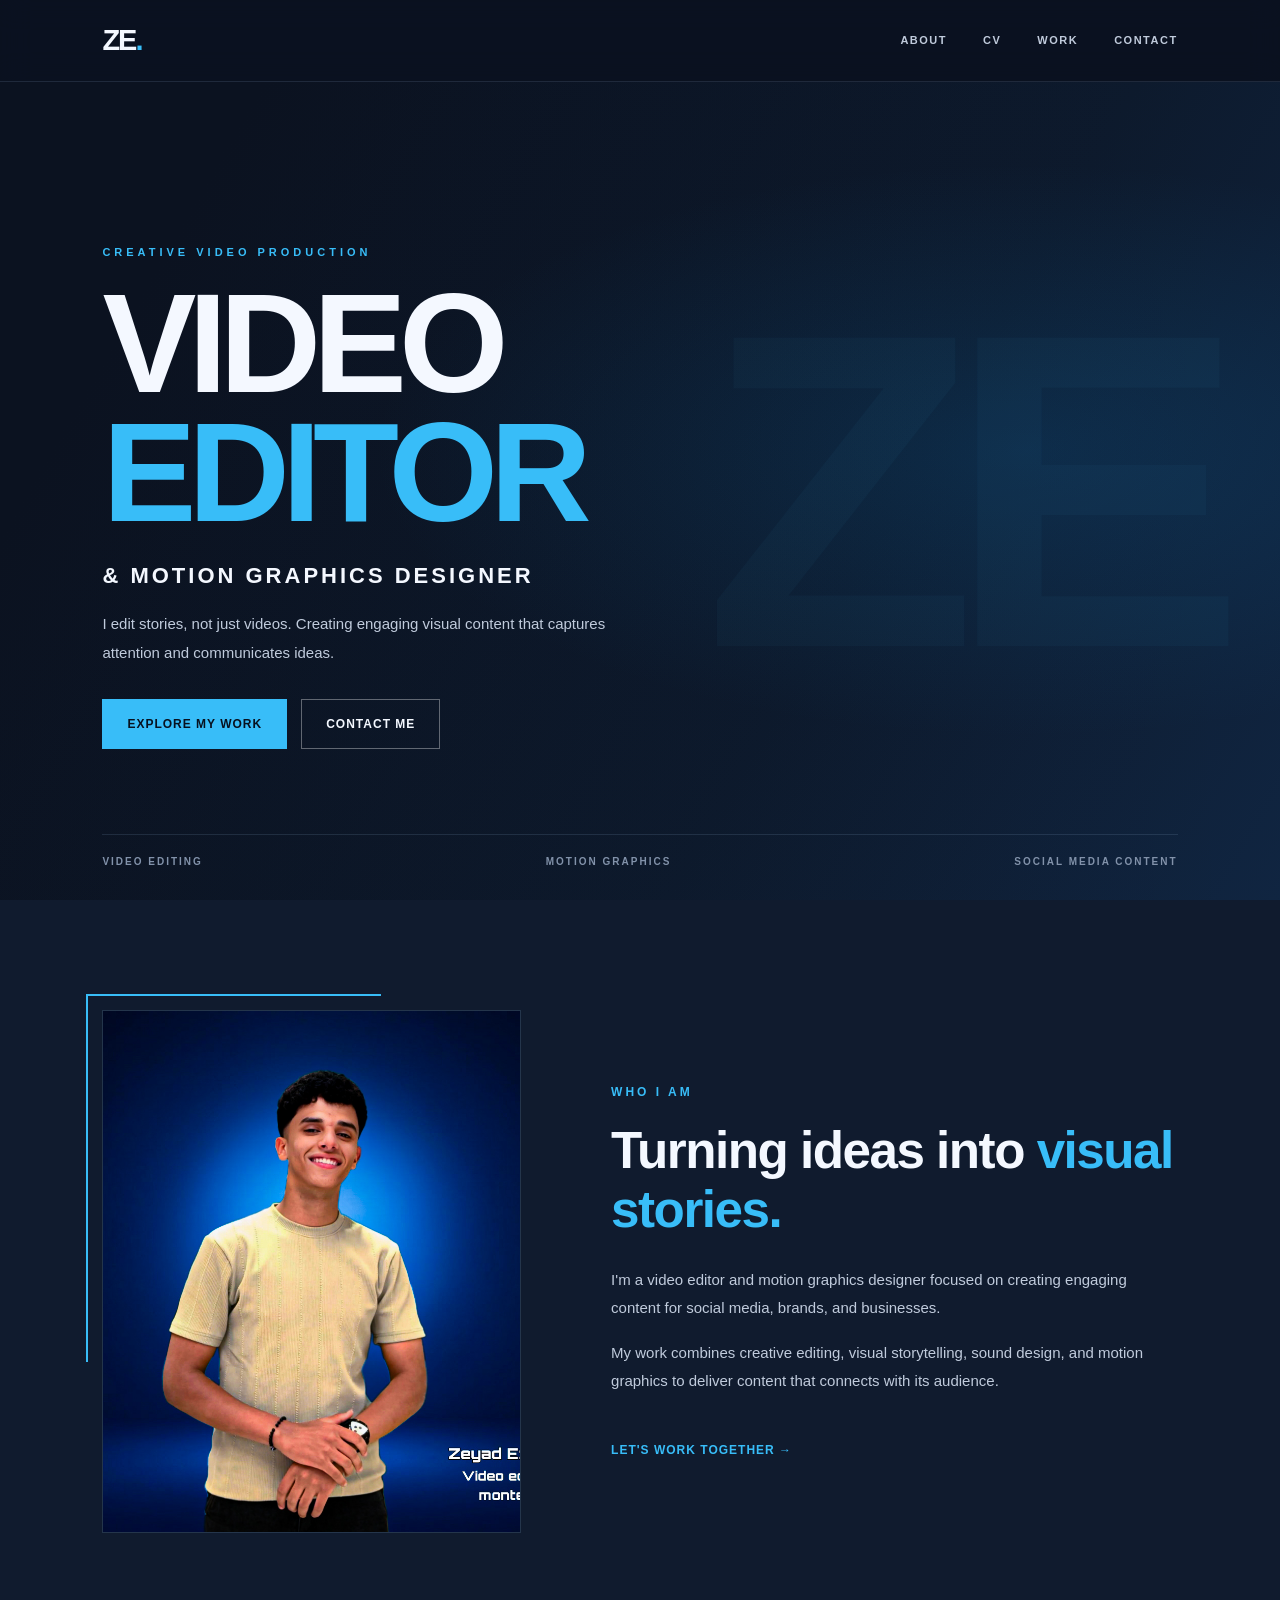
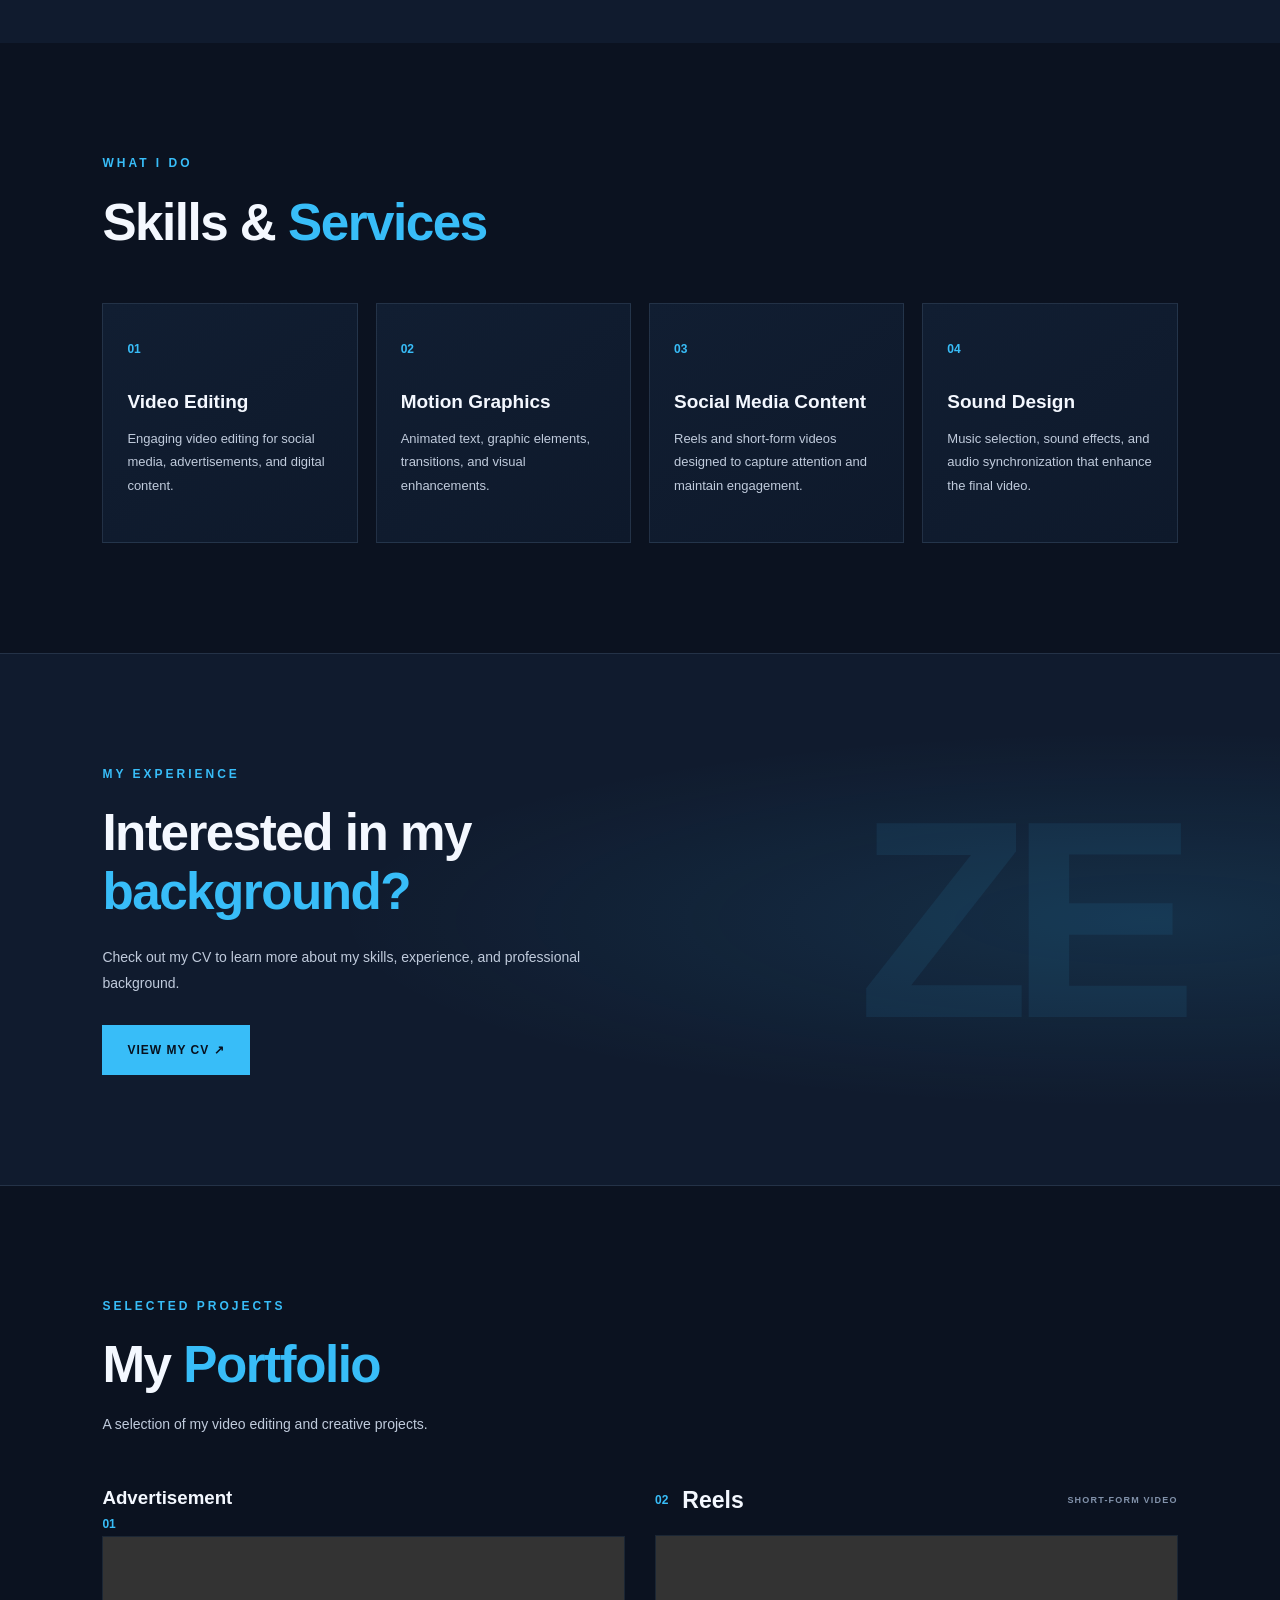
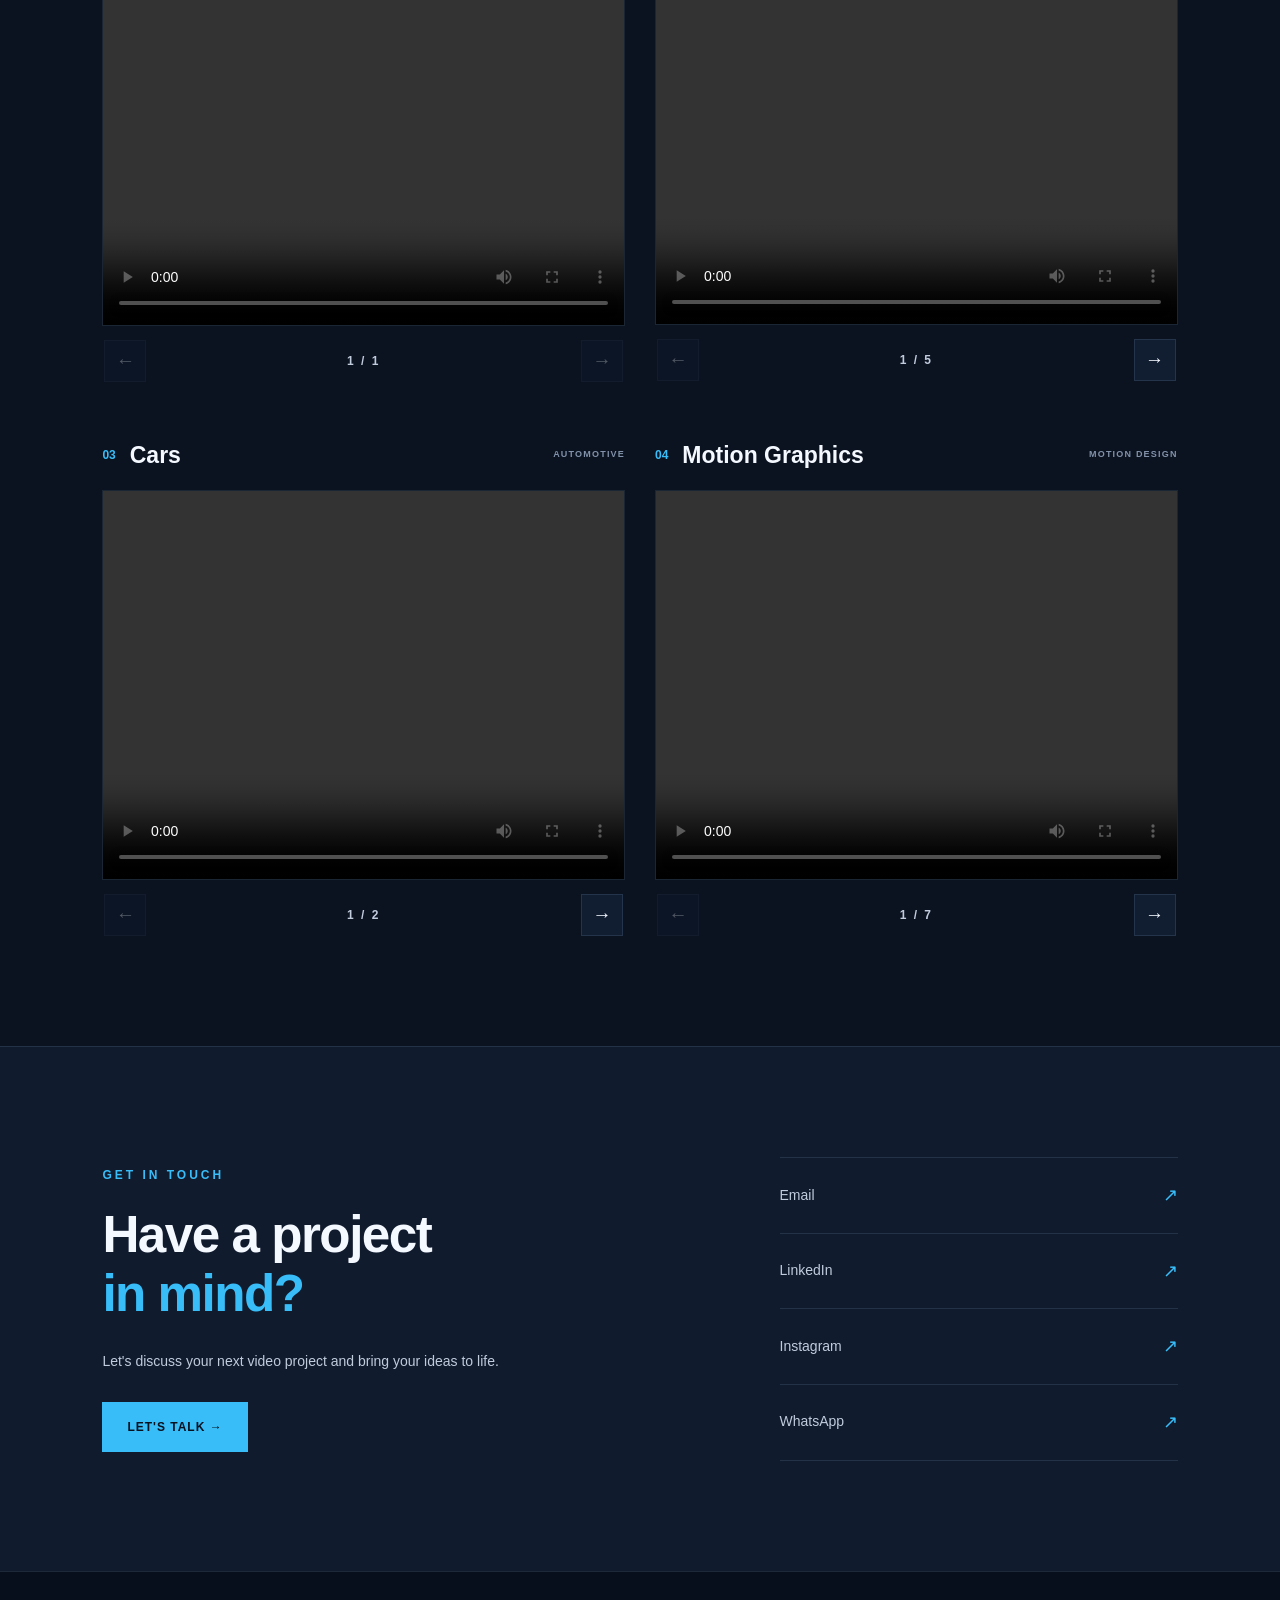
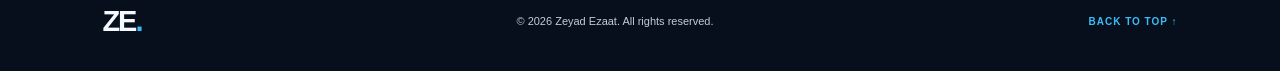
<file: index.html>
<!DOCTYPE html>
<html lang="en">
<head>
    <meta charset="UTF-8">
    <meta name="viewport" content="width=device-width, initial-scale=1.0">

    <title>Zeyad Ezaat | Video Editor & Motion Graphics Designer</title>

    <meta
        name="description"
        content="Zeyad Ezaat is a video editor and motion graphics designer specializing in social media videos, reels, and creative visual content."
    >

    <link rel="stylesheet" href="style.css">
    <script src="script.js" defer></script>
</head>

<body>

    <!-- HEADER -->
    <header class="site-header">
        <a href="#home" class="logo">ZE<span>.</span></a>

        <button
            class="menu-toggle"
            id="menuToggle"
            aria-label="Open navigation menu"
            aria-expanded="false"
        >
            <span></span>
            <span></span>
            <span></span>
        </button>

        <nav class="navigation" id="navigation">
            <a href="#about">ABOUT</a>
            <a href="#cv">CV</a>
            <a href="#work">WORK</a>
            <a href="#contact">CONTACT</a>
        </nav>
    </header>


    <!-- HERO -->
    <main>

        <section class="hero" id="home">
            <div class="hero-overlay"></div>

            <div class="hero-content">
                <p class="eyebrow">CREATIVE VIDEO PRODUCTION</p>

                <h1>
                    VIDEO<br>
                    <span>EDITOR</span>
                </h1>

                <h2>& MOTION GRAPHICS DESIGNER</h2>

                <p class="hero-description">
                    I edit stories, not just videos.
                    Creating engaging visual content that captures attention
                    and communicates ideas.
                </p>

                <div class="hero-buttons">
                    <a href="#work" class="button button-primary">
                        EXPLORE MY WORK
                    </a>

                    <a href="#contact" class="button button-outline">
                        CONTACT ME
                    </a>
                </div>
            </div>

            <div class="hero-bottom">
                <span>VIDEO EDITING</span>
                <span>MOTION GRAPHICS</span>
                <span>SOCIAL MEDIA CONTENT</span>
            </div>
        </section>


        <!-- INTRO -->
        <section class="intro section-padding" id="about">
            <div class="intro-image">
                <img
                    src="my-photo.jpg"
                    alt="Zeyad Ezaat - Video Editor"
                >
            </div>

            <div class="intro-content">
                <p class="section-label">WHO I AM</p>

                <h2>
                    Turning ideas into
                    <span>visual stories.</span>
                </h2>

                <p>
                    I'm a video editor and motion graphics designer
                    focused on creating engaging content for social media,
                    brands, and businesses.
                </p>

                <p>
                    My work combines creative editing, visual storytelling,
                    sound design, and motion graphics to deliver content
                    that connects with its audience.
                </p>

                <a href="#contact" class="text-link">
                    LET'S WORK TOGETHER →
                </a>
            </div>
        </section>


        <!-- ABOUT -->
        <section class="about section-padding">
            <div class="section-heading">
                <p class="section-label">WHAT I DO</p>

                <h2>
                    Skills & <span>Services</span>
                </h2>
            </div>

            <div class="services-grid">

                <article class="service-card">
                    <span class="service-number">01</span>

                    <h3>Video Editing</h3>

                    <p>
                        Engaging video editing for social media,
                        advertisements, and digital content.
                    </p>
                </article>

                <article class="service-card">
                    <span class="service-number">02</span>

                    <h3>Motion Graphics</h3>

                    <p>
                        Animated text, graphic elements, transitions,
                        and visual enhancements.
                    </p>
                </article>

                <article class="service-card">
                    <span class="service-number">03</span>

                    <h3>Social Media Content</h3>

                    <p>
                        Reels and short-form videos designed to
                        capture attention and maintain engagement.
                    </p>
                </article>

                <article class="service-card">
                    <span class="service-number">04</span>

                    <h3>Sound Design</h3>

                    <p>
                        Music selection, sound effects, and audio
                        synchronization that enhance the final video.
                    </p>
                </article>

            </div>
        </section>


        <!-- CV -->
        <section class="cv section-padding" id="cv">
            <div class="cv-content">
                <p class="section-label">MY EXPERIENCE</p>

                <h2>
                    Interested in my
                    <span>background?</span>
                </h2>

                <p>
                    Check out my CV to learn more about my skills,
                    experience, and professional background.
                </p>

                <a
                    href="CV.pdf"
                    class="button button-primary"
                    target="_blank"
                    rel="noopener noreferrer"
                >
                    VIEW MY CV ↗
                </a>
            </div>

            <div class="cv-decoration">
                <span>ZE</span>
            </div>
        </section>


        <!-- WORK -->
        <section class="work section-padding" id="work">
            <div class="section-heading">
                <p class="section-label">SELECTED PROJECTS</p>

                <h2>
                    My <span>Portfolio</span>
                </h2>

                <p class="section-description">
                    A selection of my video editing and creative projects.
                </p>
            </div>


            <div class="work-categories">

                <!-- ADVERTISEMENT -->
                <article class="category">
                    <div class="category-header">
                        <h3>Advertisement</h3>
                        <span class="category-number">01</span>
                    </div>

                    <div
                        class="video-slider"
                        data-videos='["https://res.cloudinary.com/meelnksg/video/upload/v1793707562/From_Klickpin.com-_Side_hustle_ideas_that_are_worth_saving_if_you_love_elegant_details_and_creative_inspiration_for_busy_people_who_still_want_gor.mp4"]'
                    >
                        <div class="video-frame">
                            <video
                                class="work-video"
                                controls
                                playsinline
                                preload="metadata"
                            >
                                <source
                                    src="https://res.cloudinary.com/meelnksg/video/upload/v1793707562/From_Klickpin.com-_Side_hustle_ideas_that_are_worth_saving_if_you_love_elegant_details_and_creative_inspiration_for_busy_people_who_still_want_gor.mp4"
                                    type="video/mp4"
                                >
                                Your browser does not support HTML video.
                            </video>
                        </div>

                        <div class="slider-controls">
                            <button
                                class="slider-arrow previous"
                                type="button"
                                aria-label="Previous video"
                            >&#8592;</button>

                            <span class="slide-counter">1 / 1</span>

                            <button
                                class="slider-arrow next"
                                type="button"
                                aria-label="Next video"
                            >&#8594;</button>
                        </div>
                    </div>
                </article>


                <!-- REELS -->
                <article class="category">
                    <div class="category-heading">
                        <div>
                            <span class="category-number">02</span>
                            <h3>Reels</h3>
                        </div>
                        <span class="category-tag">SHORT-FORM VIDEO</span>
                    </div>

                    <div
                        class="video-slider"
                        data-videos='["https://res.cloudinary.com/meelnksg/video/upload/v1792383340/7.mp4","https://res.cloudinary.com/meelnksg/video/upload/v1792032055/1.mp4","https://res.cloudinary.com/meelnksg/video/upload/v1791950924/2.mp4","https://res.cloudinary.com/meelnksg/video/upload/v1791950890/4.mp4","https://res.cloudinary.com/meelnksg/video/upload/v1791950601/3.mp4"]'
                        aria-label="Reels video portfolio"
                    >
                        <div class="video-frame">
                            <video
                                class="work-video"
                                controls
                                playsinline
                                preload="metadata"
                            >
                                <source
                                    src="https://res.cloudinary.com/meelnksg/video/upload/v1792383340/7.mp4"
                                    type="video/mp4"
                                >
                                Your browser does not support HTML video.
                            </video>
                        </div>

                        <div class="slider-controls">
                            <button
                                class="slider-arrow previous"
                                type="button"
                                aria-label="Previous video"
                            >
                                &#8592;
                            </button>

                            <span class="slide-counter">1 / 5</span>

                            <button
                                class="slider-arrow next"
                                type="button"
                                aria-label="Next video"
                            >
                                &#8594;
                            </button>
                        </div>
                    </div>
                </article>


                <!-- CARS -->
                <article class="category">
                    <div class="category-heading">
                        <div>
                            <span class="category-number">03</span>
                            <h3>Cars</h3>
                        </div>

                        <span class="category-tag">AUTOMOTIVE</span>
                    </div>

                    <div
                        class="video-slider"
                        data-videos='["https://res.cloudinary.com/meelnksg/video/upload/v1793442434/2car.mp4","https://res.cloudinary.com/meelnksg/video/upload/v1792032121/1c.mp4"]'
                        aria-label="Car video portfolio"
                    >
                        <div class="video-frame">
                            <video
                                class="work-video"
                                controls
                                playsinline
                                preload="metadata"
                            >
                                <source
                                    src="https://res.cloudinary.com/meelnksg/video/upload/v1793442434/2car.mp4"
                                    type="video/mp4"
                                >
                                Your browser does not support HTML video.
                            </video>
                        </div>

                        <div class="slider-controls">
                            <button
                                class="slider-arrow previous"
                                type="button"
                                aria-label="Previous video"
                            >
                                &#8592;
                            </button>

                            <span class="slide-counter">1 / 2</span>

                            <button
                                class="slider-arrow next"
                                type="button"
                                aria-label="Next video"
                            >
                                &#8594;
                            </button>
                        </div>
                    </div>
                </article>


                <!-- MOTION GRAPHICS -->
                <article class="category">
                    <div class="category-heading">
                        <div>
                            <span class="category-number">04</span>
                            <h3>Motion Graphics</h3>
                        </div>

                        <span class="category-tag">MOTION DESIGN</span>
                    </div>

                    <div
                        class="video-slider"
                        data-videos='["https://res.cloudinary.com/meelnksg/video/upload/v1794408086/audio_4.mp4","https://res.cloudinary.com/meelnksg/video/upload/v1793459397/5m.mp4","https://res.cloudinary.com/meelnksg/video/upload/v1792582965/%D8%A7%D9%84%D8%A8%D8%A7%D9%83_%D8%AC%D8%B1%D9%88%D9%86%D8%AF_2_2.mp4","https://res.cloudinary.com/meelnksg/video/upload/v1792558786/2m.mp4","https://res.cloudinary.com/meelnksg/video/upload/v1792558743/Comp_1_1.mp4","https://res.cloudinary.com/meelnksg/video/upload/v1791950623/6.mp4","https://res.cloudinary.com/meelnksg/video/upload/v1791950621/5.mp4"]'
                        aria-label="Motion Graphics video portfolio"
                    >
                        <div class="video-frame">
                            <video
                                class="work-video"
                                controls
                                playsinline
                                preload="metadata"
                            >
                                <source
                                    src="https://res.cloudinary.com/meelnksg/video/upload/v1794408086/audio_4.mp4"
                                    type="video/mp4"
                                >
                                Your browser does not support HTML video.
                            </video>
                        </div>

                        <div class="slider-controls">
                            <button
                                class="slider-arrow previous"
                                type="button"
                                aria-label="Previous video"
                            >
                                &#8592;
                            </button>

                            <span class="slide-counter">1 / 7</span>

                            <button
                                class="slider-arrow next"
                                type="button"
                                aria-label="Next video"
                            >
                                &#8594;
                            </button>
                        </div>
                    </div>
                </article>

            </div>
        </section>


        <!-- CONTACT -->
        <section class="contact section-padding" id="contact">
            <div class="contact-content">
                <p class="section-label">GET IN TOUCH</p>

                <h2>
                    Have a project<br>
                    <span>in mind?</span>
                </h2>

                <p>
                    Let's discuss your next video project
                    and bring your ideas to life.
                </p>

                <a
                    href="mailto:zeyadezaat22@gmail.com"
                    class="button button-primary"
                >
                    LET'S TALK →
                </a>
            </div>

            <div class="contact-links">
                <a
                    href="mailto:zeyadezaat22@gmail.com"
                    target="_blank"
                    rel="noopener noreferrer"
                >
                    <span>Email</span>
                    <span>↗</span>
                </a>

                <a
                    href="https://www.linkedin.com/in/zeyad-ezaat-9b300b426"
                    target="_blank"
                    rel="noopener noreferrer"
                >
                    <span>LinkedIn</span>
                    <span>↗</span>
                </a>

                <a
                    href="https://www.instagram.com/_zoza__77/"
                    target="_blank"
                    rel="noopener noreferrer"
                >
                    <span>Instagram</span>
                    <span>↗</span>
                </a>

                <a
                    href="https://wa.me/201153456694"
                    target="_blank"
                    rel="noopener noreferrer"
                >
                    <span>WhatsApp</span>
                    <span>↗</span>
                </a>
            </div>
        </section>

    </main>


    <!-- FOOTER -->
    <footer class="site-footer">
        <a href="#home" class="logo">ZE<span>.</span></a>

        <p>
            © <span id="currentYear">2026</span> Zeyad Ezaat.
            All rights reserved.
        </p>

        <a href="#home" class="back-to-top">BACK TO TOP ↑</a>
    </footer>

</body>
</html>
</file>
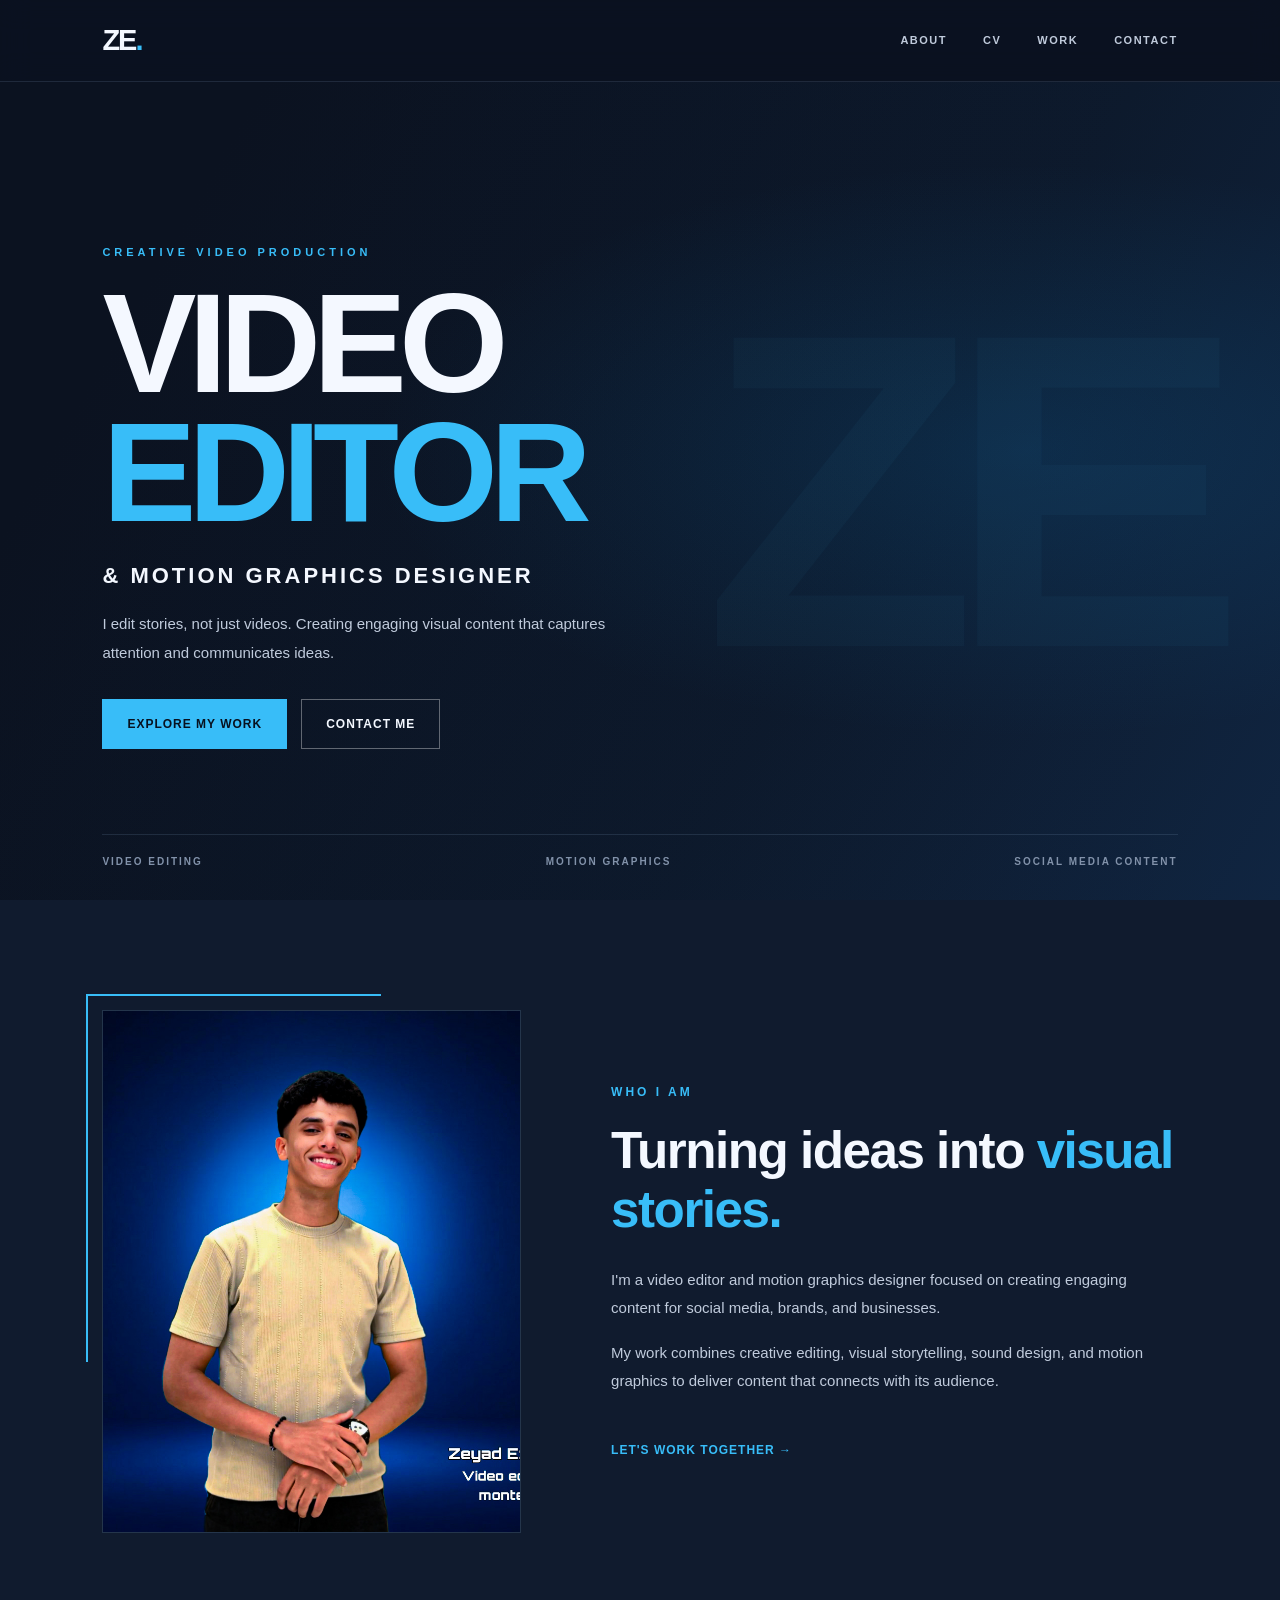
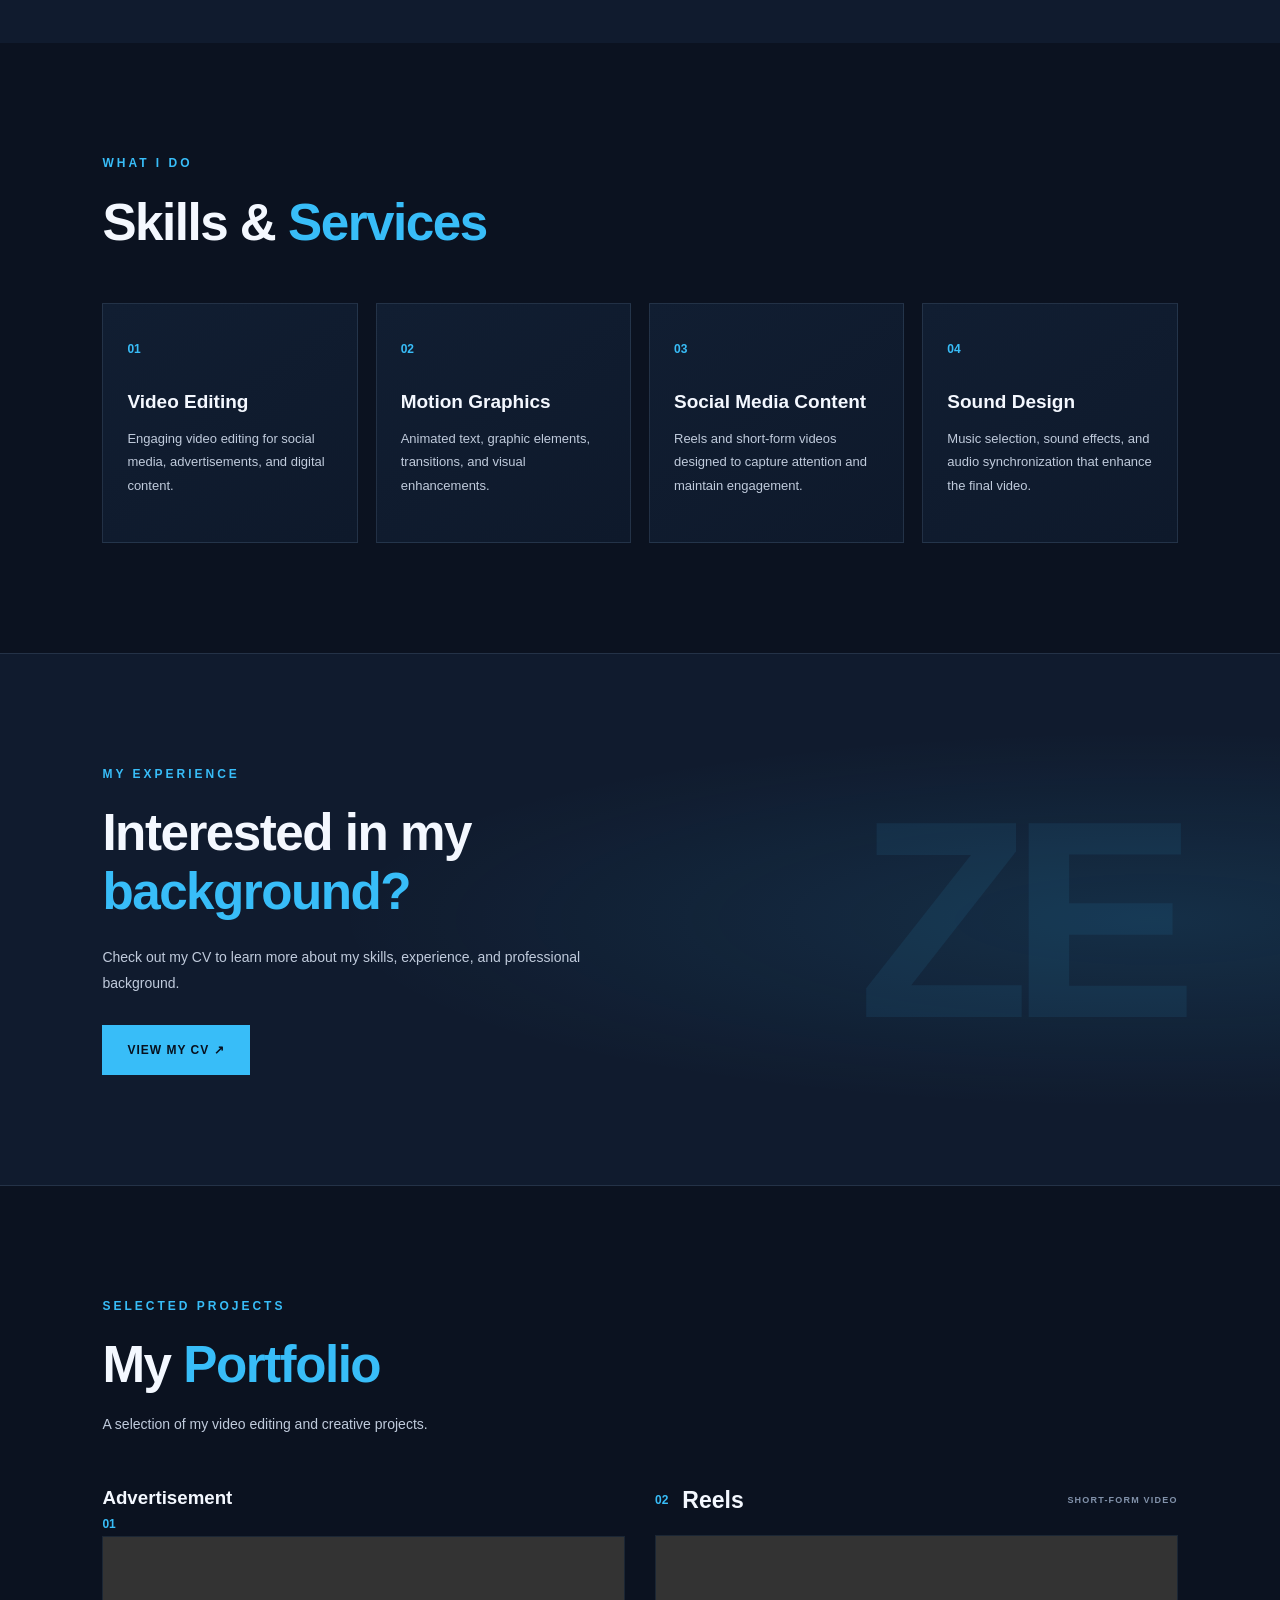
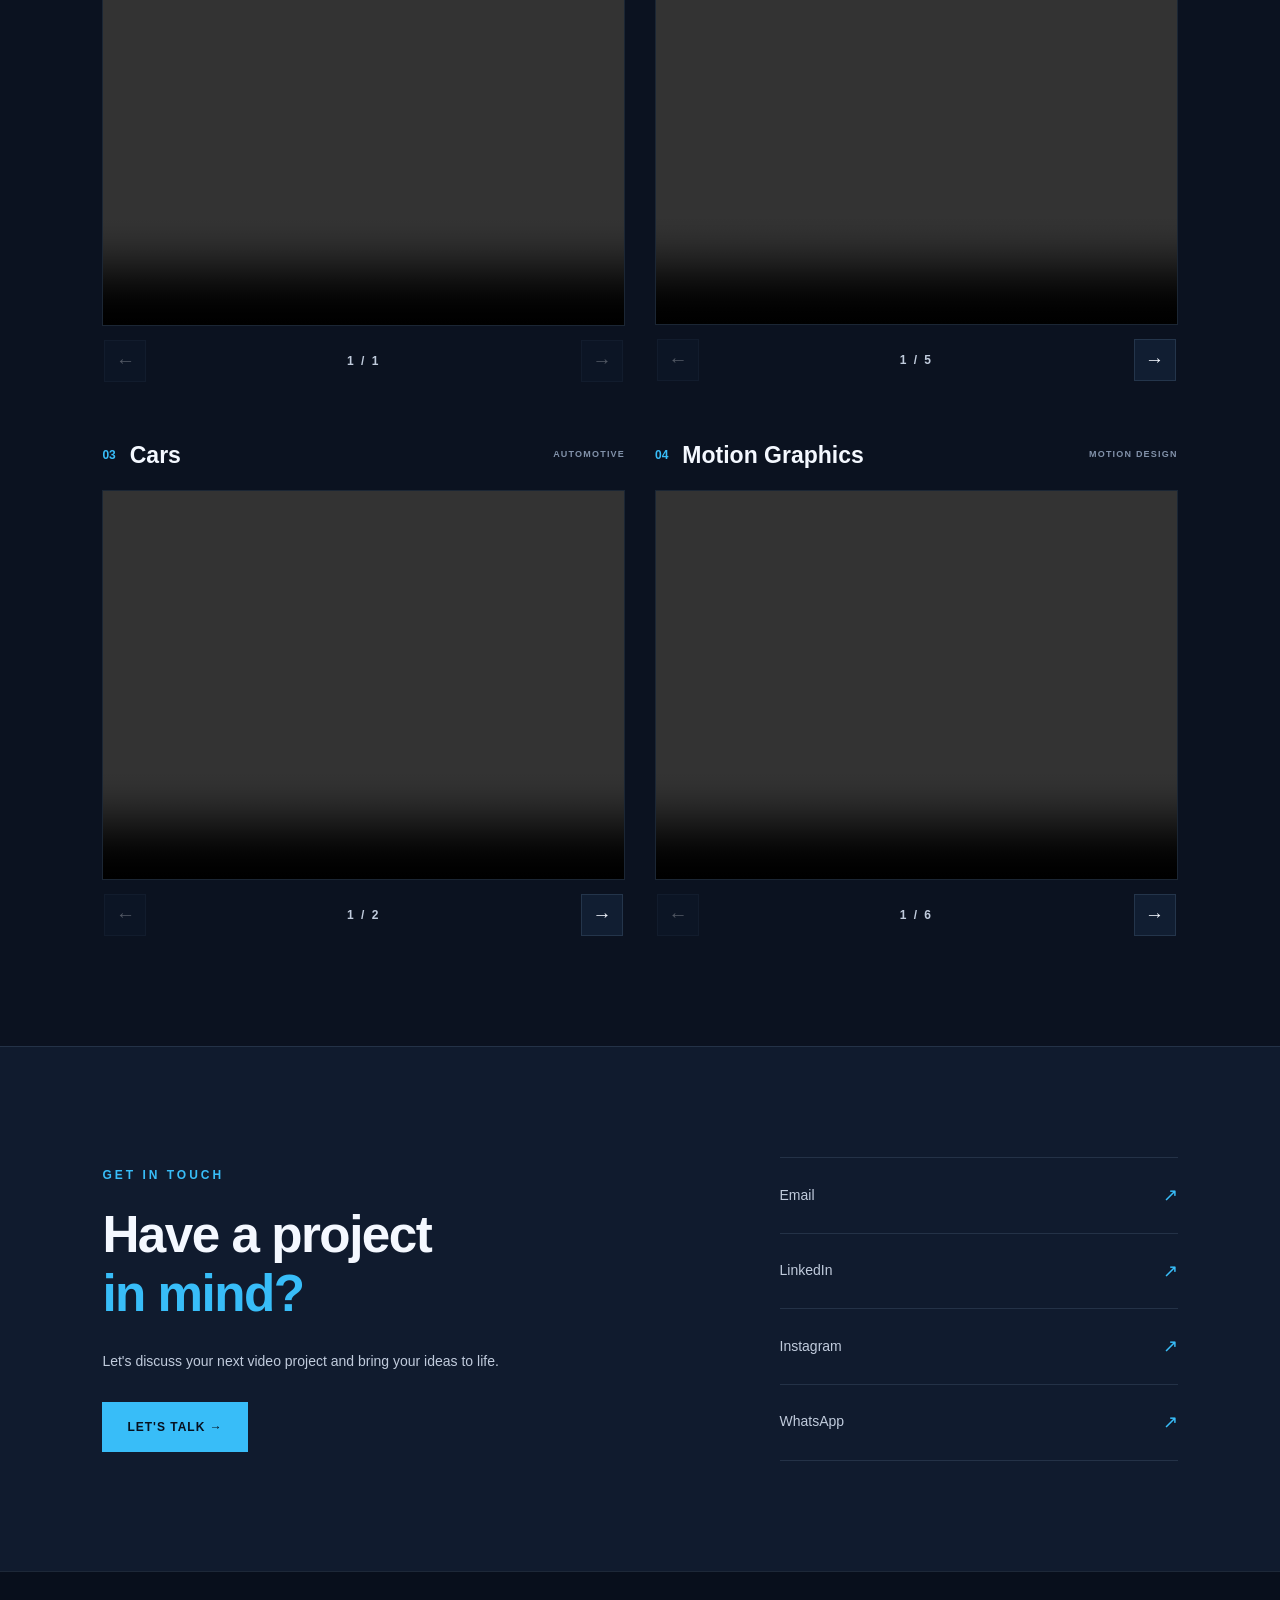
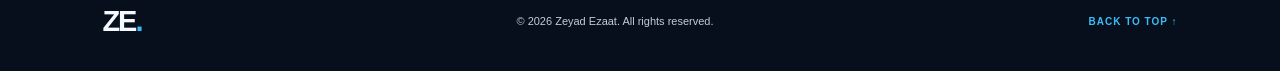
<file: index(1).html>
<!DOCTYPE html>
<html lang="en">
<head>
    <meta charset="UTF-8">
    <meta name="viewport" content="width=device-width, initial-scale=1.0">

    <title>Zeyad Ezaat | Video Editor & Motion Graphics Designer</title>

    <meta
        name="description"
        content="Zeyad Ezaat is a video editor and motion graphics designer specializing in social media videos, reels, and creative visual content."
    >

    <link rel="stylesheet" href="style.css">
    <script src="script.js" defer></script>
</head>

<body>

    <!-- HEADER -->
    <header class="site-header">
        <a href="#home" class="logo">ZE<span>.</span></a>

        <button
            class="menu-toggle"
            id="menuToggle"
            aria-label="Open navigation menu"
            aria-expanded="false"
        >
            <span></span>
            <span></span>
            <span></span>
        </button>

        <nav class="navigation" id="navigation">
            <a href="#about">ABOUT</a>
            <a href="#cv">CV</a>
            <a href="#work">WORK</a>
            <a href="#contact">CONTACT</a>
        </nav>
    </header>


    <!-- HERO -->
    <main>

        <section class="hero" id="home">
            <div class="hero-overlay"></div>

            <div class="hero-content">
                <p class="eyebrow">CREATIVE VIDEO PRODUCTION</p>

                <h1>
                    VIDEO<br>
                    <span>EDITOR</span>
                </h1>

                <h2>& MOTION GRAPHICS DESIGNER</h2>

                <p class="hero-description">
                    I edit stories, not just videos.
                    Creating engaging visual content that captures attention
                    and communicates ideas.
                </p>

                <div class="hero-buttons">
                    <a href="#work" class="button button-primary">
                        EXPLORE MY WORK
                    </a>

                    <a href="#contact" class="button button-outline">
                        CONTACT ME
                    </a>
                </div>
            </div>

            <div class="hero-bottom">
                <span>VIDEO EDITING</span>
                <span>MOTION GRAPHICS</span>
                <span>SOCIAL MEDIA CONTENT</span>
            </div>
        </section>


        <!-- INTRO -->
        <section class="intro section-padding" id="about">
            <div class="intro-image">
                <img
                    src="my-photo.jpg"
                    alt="Zeyad Ezaat - Video Editor"
                >
            </div>

            <div class="intro-content">
                <p class="section-label">WHO I AM</p>

                <h2>
                    Turning ideas into
                    <span>visual stories.</span>
                </h2>

                <p>
                    I'm a video editor and motion graphics designer
                    focused on creating engaging content for social media,
                    brands, and businesses.
                </p>

                <p>
                    My work combines creative editing, visual storytelling,
                    sound design, and motion graphics to deliver content
                    that connects with its audience.
                </p>

                <a href="#contact" class="text-link">
                    LET'S WORK TOGETHER →
                </a>
            </div>
        </section>


        <!-- ABOUT -->
        <section class="about section-padding">
            <div class="section-heading">
                <p class="section-label">WHAT I DO</p>

                <h2>
                    Skills & <span>Services</span>
                </h2>
            </div>

            <div class="services-grid">

                <article class="service-card">
                    <span class="service-number">01</span>

                    <h3>Video Editing</h3>

                    <p>
                        Engaging video editing for social media,
                        advertisements, and digital content.
                    </p>
                </article>

                <article class="service-card">
                    <span class="service-number">02</span>

                    <h3>Motion Graphics</h3>

                    <p>
                        Animated text, graphic elements, transitions,
                        and visual enhancements.
                    </p>
                </article>

                <article class="service-card">
                    <span class="service-number">03</span>

                    <h3>Social Media Content</h3>

                    <p>
                        Reels and short-form videos designed to
                        capture attention and maintain engagement.
                    </p>
                </article>

                <article class="service-card">
                    <span class="service-number">04</span>

                    <h3>Sound Design</h3>

                    <p>
                        Music selection, sound effects, and audio
                        synchronization that enhance the final video.
                    </p>
                </article>

            </div>
        </section>


        <!-- CV -->
        <section class="cv section-padding" id="cv">
            <div class="cv-content">
                <p class="section-label">MY EXPERIENCE</p>

                <h2>
                    Interested in my
                    <span>background?</span>
                </h2>

                <p>
                    Check out my CV to learn more about my skills,
                    experience, and professional background.
                </p>

                <a
                    href="CV.pdf"
                    class="button button-primary"
                    target="_blank"
                    rel="noopener noreferrer"
                >
                    VIEW MY CV ↗
                </a>
            </div>

            <div class="cv-decoration">
                <span>ZE</span>
            </div>
        </section>


        <!-- WORK -->
        <section class="work section-padding" id="work">
            <div class="section-heading">
                <p class="section-label">SELECTED PROJECTS</p>

                <h2>
                    My <span>Portfolio</span>
                </h2>

                <p class="section-description">
                    A selection of my video editing and creative projects.
                </p>
            </div>


            <div class="work-categories">

                <!-- ADVERTISEMENT -->
                <article class="category">
                    <div class="category-header">
                        <h3>Advertisement</h3>
                        <span class="category-number">01</span>
                    </div>

                    <div
                        class="video-slider"
                        data-videos='["https://res.cloudinary.com/meelnksg/video/upload/v1793707562/From_Klickpin.com-_Side_hustle_ideas_that_are_worth_saving_if_you_love_elegant_details_and_creative_inspiration_for_busy_people_who_still_want_gor.mp4"]'
                    >
                        <div class="video-frame">
                            <video
                                class="work-video"
                                controls
                                playsinline
                                preload="metadata"
                            >
                                <source
                                    src="https://res.cloudinary.com/meelnksg/video/upload/v1793707562/From_Klickpin.com-_Side_hustle_ideas_that_are_worth_saving_if_you_love_elegant_details_and_creative_inspiration_for_busy_people_who_still_want_gor.mp4"
                                    type="video/mp4"
                                >
                                Your browser does not support HTML video.
                            </video>
                        </div>

                        <div class="slider-controls">
                            <button
                                class="slider-arrow previous"
                                type="button"
                                aria-label="Previous video"
                            >&#8592;</button>

                            <span class="slide-counter">1 / 1</span>

                            <button
                                class="slider-arrow next"
                                type="button"
                                aria-label="Next video"
                            >&#8594;</button>
                        </div>
                    </div>
                </article>


                <!-- REELS -->
                <article class="category">
                    <div class="category-heading">
                        <div>
                            <span class="category-number">02</span>
                            <h3>Reels</h3>
                        </div>
                        <span class="category-tag">SHORT-FORM VIDEO</span>
                    </div>

                    <div
                        class="video-slider"
                        data-videos='["https://res.cloudinary.com/meelnksg/video/upload/v1792383340/7.mp4","https://res.cloudinary.com/meelnksg/video/upload/v1792032055/1.mp4","https://res.cloudinary.com/meelnksg/video/upload/v1791950924/2.mp4","https://res.cloudinary.com/meelnksg/video/upload/v1791950890/4.mp4","https://res.cloudinary.com/meelnksg/video/upload/v1791950601/3.mp4"]'
                        aria-label="Reels video portfolio"
                    >
                        <div class="video-frame">
                            <video
                                class="work-video"
                                controls
                                playsinline
                                preload="metadata"
                            >
                                <source
                                    src="https://res.cloudinary.com/meelnksg/video/upload/v1792383340/7.mp4"
                                    type="video/mp4"
                                >
                                Your browser does not support HTML video.
                            </video>
                        </div>

                        <div class="slider-controls">
                            <button
                                class="slider-arrow previous"
                                type="button"
                                aria-label="Previous video"
                            >
                                &#8592;
                            </button>

                            <span class="slide-counter">1 / 5</span>

                            <button
                                class="slider-arrow next"
                                type="button"
                                aria-label="Next video"
                            >
                                &#8594;
                            </button>
                        </div>
                    </div>
                </article>


                <!-- CARS -->
                <article class="category">
                    <div class="category-heading">
                        <div>
                            <span class="category-number">03</span>
                            <h3>Cars</h3>
                        </div>

                        <span class="category-tag">AUTOMOTIVE</span>
                    </div>

                    <div
                        class="video-slider"
                        data-videos='["https://res.cloudinary.com/meelnksg/video/upload/v1793442434/2car.mp4","https://res.cloudinary.com/meelnksg/video/upload/v1792032121/1c.mp4"]'
                        aria-label="Car video portfolio"
                    >
                        <div class="video-frame">
                            <video
                                class="work-video"
                                controls
                                playsinline
                                preload="metadata"
                            >
                                <source
                                    src="https://res.cloudinary.com/meelnksg/video/upload/v1793442434/2car.mp4"
                                    type="video/mp4"
                                >
                                Your browser does not support HTML video.
                            </video>
                        </div>

                        <div class="slider-controls">
                            <button
                                class="slider-arrow previous"
                                type="button"
                                aria-label="Previous video"
                            >
                                &#8592;
                            </button>

                            <span class="slide-counter">1 / 2</span>

                            <button
                                class="slider-arrow next"
                                type="button"
                                aria-label="Next video"
                            >
                                &#8594;
                            </button>
                        </div>
                    </div>
                </article>


                <!-- MOTION GRAPHICS -->
                <article class="category">
                    <div class="category-heading">
                        <div>
                            <span class="category-number">04</span>
                            <h3>Motion Graphics</h3>
                        </div>

                        <span class="category-tag">MOTION DESIGN</span>
                    </div>

                    <div
                        class="video-slider"
                        data-videos='["https://res.cloudinary.com/meelnksg/video/upload/v1794408086/audio_4.mp4","https://res.cloudinary.com/meelnksg/video/upload/v1792582965/%D8%A7%D9%84%D8%A8%D8%A7%D9%83_%D8%AC%D8%B1%D9%88%D9%86%D8%AF_2_2.mp4","https://res.cloudinary.com/meelnksg/video/upload/v1792558786/2m.mp4","https://res.cloudinary.com/meelnksg/video/upload/v1792558743/Comp_1_1.mp4","https://res.cloudinary.com/meelnksg/video/upload/v1791950623/6.mp4","https://res.cloudinary.com/meelnksg/video/upload/v1791950621/5.mp4"]'
                        aria-label="Motion Graphics video portfolio"
                    >
                        <div class="video-frame">
                            <video
                                class="work-video"
                                controls
                                playsinline
                                preload="metadata"
                            >
                                <source
                                    src="https://res.cloudinary.com/meelnksg/video/upload/v1794408086/audio_4.mp4"
                                    type="video/mp4"
                                >
                                Your browser does not support HTML video.
                            </video>
                        </div>

                        <div class="slider-controls">
                            <button
                                class="slider-arrow previous"
                                type="button"
                                aria-label="Previous video"
                            >
                                &#8592;
                            </button>

                            <span class="slide-counter">1 / 7</span>

                            <button
                                class="slider-arrow next"
                                type="button"
                                aria-label="Next video"
                            >
                                &#8594;
                            </button>
                        </div>
                    </div>
                </article>

            </div>
        </section>


        <!-- CONTACT -->
        <section class="contact section-padding" id="contact">
            <div class="contact-content">
                <p class="section-label">GET IN TOUCH</p>

                <h2>
                    Have a project<br>
                    <span>in mind?</span>
                </h2>

                <p>
                    Let's discuss your next video project
                    and bring your ideas to life.
                </p>

                <a
                    href="mailto:zeyadezaat22@gmail.com"
                    class="button button-primary"
                >
                    LET'S TALK →
                </a>
            </div>

            <div class="contact-links">
                <a
                    href="mailto:zeyadezaat22@gmail.com"
                    target="_blank"
                    rel="noopener noreferrer"
                >
                    <span>Email</span>
                    <span>↗</span>
                </a>

                <a
                    href="https://www.linkedin.com/in/zeyad-ezaat-9b300b426"
                    target="_blank"
                    rel="noopener noreferrer"
                >
                    <span>LinkedIn</span>
                    <span>↗</span>
                </a>

                <a
                    href="https://www.instagram.com/_zoza__77/"
                    target="_blank"
                    rel="noopener noreferrer"
                >
                    <span>Instagram</span>
                    <span>↗</span>
                </a>

                <a
                    href="https://wa.me/201153456694"
                    target="_blank"
                    rel="noopener noreferrer"
                >
                    <span>WhatsApp</span>
                    <span>↗</span>
                </a>
            </div>
        </section>

    </main>


    <!-- FOOTER -->
    <footer class="site-footer">
        <a href="#home" class="logo">ZE<span>.</span></a>

        <p>
            © <span id="currentYear">2026</span> Zeyad Ezaat.
            All rights reserved.
        </p>

        <a href="#home" class="back-to-top">BACK TO TOP ↑</a>
    </footer>

</body>
</html>
</file>
<file: style.css>
/* =========================
   GENERAL SETTINGS
========================= */

:root {
    --background: #0b1220;
    --background-light: #101b2e;
    --card: #111e32;
    --card-light: #172740;
    --accent: #38bdf8;
    --accent-dark: #0284c7;
    --white: #f4f8ff;
    --text: #c0cbdc;
    --muted: #8292aa;
    --border: rgba(148, 178, 215, 0.15);
}

* {
    margin: 0;
    padding: 0;
    box-sizing: border-box;
}

html {
    scroll-behavior: smooth;
    scroll-padding-top: 90px;
}

body {
    background: var(--background);
    color: var(--white);
    font-family: Arial, Helvetica, sans-serif;
    line-height: 1.7;
    overflow-x: hidden;
}

a {
    text-decoration: none;
    color: inherit;
}

button {
    font: inherit;
}

img,
video {
    max-width: 100%;
}

::selection {
    background: var(--accent);
    color: var(--background);
}

.section-padding {
    padding: 110px 8%;
}

.section-label {
    color: var(--accent);
    font-size: 12px;
    font-weight: 800;
    letter-spacing: 3px;
    margin-bottom: 20px;
}

h1,
h2,
h3 {
    line-height: 1.15;
}

h2 {
    font-size: clamp(32px, 4vw, 52px);
    font-weight: 800;
    letter-spacing: -1.5px;
}

h2 span,
h1 span {
    color: var(--accent);
}

p {
    color: var(--text);
}

.button {
    display: inline-flex;
    align-items: center;
    justify-content: center;
    gap: 10px;
    min-height: 50px;
    padding: 13px 24px;
    font-size: 12px;
    font-weight: 800;
    letter-spacing: 1px;
    transition: 0.25s ease;
}

.button-primary {
    color: #07111f;
    background: var(--accent);
    border: 1px solid var(--accent);
}

.button-primary:hover {
    background: #7dd3fc;
    border-color: #7dd3fc;
    transform: translateY(-3px);
}

.button-outline {
    border: 1px solid rgba(255, 255, 255, 0.35);
    color: var(--white);
}

.button-outline:hover {
    border-color: var(--accent);
    color: var(--accent);
    transform: translateY(-3px);
}

.text-link {
    display: inline-block;
    margin-top: 28px;
    color: var(--accent);
    font-size: 12px;
    font-weight: 800;
    letter-spacing: 1px;
}

.text-link:hover {
    color: #7dd3fc;
}


/* =========================
   HEADER
========================= */

.site-header {
    width: 100%;
    height: 82px;
    padding: 0 8%;
    display: flex;
    align-items: center;
    justify-content: space-between;
    position: sticky;
    top: 0;
    z-index: 1000;
    background: rgba(11, 18, 32, 0.94);
    border-bottom: 1px solid var(--border);
    backdrop-filter: blur(15px);
}

.logo {
    font-size: 29px;
    font-weight: 900;
    letter-spacing: -2px;
    color: var(--white);
}

.logo span {
    color: var(--accent);
}

.navigation {
    display: flex;
    align-items: center;
    gap: 36px;
}

.navigation a {
    font-size: 11px;
    font-weight: 800;
    letter-spacing: 1.5px;
    color: var(--text);
    transition: 0.25s;
}

.navigation a:hover {
    color: var(--accent);
}

.menu-toggle {
    display: none;
    width: 42px;
    height: 42px;
    border: 1px solid var(--border);
    background: var(--card);
    cursor: pointer;
    padding: 10px;
}

.menu-toggle span {
    display: block;
    height: 2px;
    width: 100%;
    margin: 4px 0;
    background: var(--white);
}


/* =========================
   HERO
========================= */

.hero {
    min-height: 690px;
    height: calc(100vh - 82px);
    max-height: 900px;
    padding: 100px 8% 90px;
    position: relative;
    display: flex;
    align-items: center;
    overflow: hidden;

    background:
        radial-gradient(
            ellipse at 80% 45%,
            rgba(14, 116, 184, 0.20),
            transparent 45%
        ),
        linear-gradient(
            120deg,
            #0b1220 15%,
            #0d1a2d 65%,
            #102541 100%
        );
}

.hero::before {
    content: "ZE";
    position: absolute;
    right: 5%;
    top: 50%;
    transform: translateY(-50%);
    font-size: clamp(250px, 35vw, 560px);
    font-weight: 900;
    letter-spacing: -30px;
    color: rgba(56, 189, 248, 0.035);
    line-height: 1;
    pointer-events: none;
}

.hero-overlay {
    position: absolute;
    inset: 0;
    pointer-events: none;
    background:
        linear-gradient(
            90deg,
            rgba(11, 18, 32, 0.15),
            transparent
        );
}

.hero-content {
    position: relative;
    z-index: 1;
    max-width: 800px;
}

.eyebrow {
    margin-bottom: 22px;
    font-size: 11px;
    letter-spacing: 4px;
    font-weight: 800;
    color: var(--accent);
}

.hero h1 {
    font-size: clamp(70px, 11vw, 150px);
    font-weight: 900;
    letter-spacing: -8px;
    line-height: 0.85;
}

.hero h1 span {
    display: inline-block;
    margin-top: 10px;
}

.hero h2 {
    margin-top: 30px;
    font-size: clamp(14px, 2vw, 22px);
    letter-spacing: 3px;
    color: var(--white);
}

.hero-description {
    max-width: 550px;
    margin-top: 22px;
    font-size: 15px;
    line-height: 1.9;
}

.hero-buttons {
    display: flex;
    flex-wrap: wrap;
    gap: 14px;
    margin-top: 32px;
}

.hero-bottom {
    position: absolute;
    bottom: 30px;
    left: 8%;
    right: 8%;
    display: flex;
    justify-content: space-between;
    gap: 20px;
    padding-top: 18px;
    border-top: 1px solid var(--border);
}

.hero-bottom span {
    font-size: 10px;
    font-weight: 800;
    letter-spacing: 2px;
    color: var(--muted);
}


/* =========================
   INTRO
========================= */

.intro {
    display: grid;
    grid-template-columns: 0.85fr 1.15fr;
    gap: 90px;
    align-items: center;
    background: var(--background-light);
}

.intro-image {
    max-width: 430px;
    width: 100%;
    position: relative;
}

.intro-image::before {
    content: "";
    position: absolute;
    top: -16px;
    left: -16px;
    width: 70%;
    height: 70%;
    border-top: 2px solid var(--accent);
    border-left: 2px solid var(--accent);
    z-index: 0;
}

.intro-image img {
    position: relative;
    z-index: 1;
    display: block;
    width: 100%;
    aspect-ratio: 4 / 5;
    object-fit: cover;
    object-position: center;
    background: var(--card);
    border: 1px solid var(--border);
}

.intro-content h2 {
    margin-bottom: 26px;
}

.intro-content > p:not(.section-label) {
    font-size: 15px;
    line-height: 1.9;
    margin-bottom: 16px;
}


/* =========================
   SERVICES
========================= */

.about {
    background: var(--background);
}

.section-heading {
    margin-bottom: 50px;
}

.section-heading h2 {
    margin-bottom: 18px;
}

.section-description {
    max-width: 600px;
    font-size: 14px;
}

.services-grid {
    display: grid;
    grid-template-columns: repeat(4, minmax(0, 1fr));
    gap: 18px;
}

.service-card {
    padding: 30px 24px;
    min-height: 240px;
    background: linear-gradient(
        145deg,
        var(--card),
        #0e192b
    );
    border: 1px solid var(--border);
    transition: 0.3s ease;
}

.service-card:hover {
    transform: translateY(-6px);
    border-color: rgba(56, 189, 248, 0.6);
}

.service-number {
    display: inline-block;
    margin-bottom: 32px;
    font-size: 12px;
    font-weight: 800;
    color: var(--accent);
}

.service-card h3 {
    font-size: 19px;
    margin-bottom: 14px;
}

.service-card p {
    font-size: 13px;
    line-height: 1.8;
}


/* =========================
   CV
========================= */

.cv {
    display: flex;
    justify-content: space-between;
    align-items: center;
    gap: 50px;
    overflow: hidden;
    position: relative;
    background:
        radial-gradient(
            ellipse at 90% 50%,
            rgba(56, 189, 248, 0.12),
            transparent 50%
        ),
        var(--background-light);
    border-top: 1px solid var(--border);
    border-bottom: 1px solid var(--border);
}

.cv-content {
    position: relative;
    z-index: 1;
    max-width: 620px;
}

.cv-content h2 {
    margin-bottom: 22px;
}

.cv-content > p:not(.section-label) {
    max-width: 550px;
    font-size: 14px;
    line-height: 1.9;
    margin-bottom: 28px;
}

.cv-decoration {
    position: relative;
    font-size: clamp(150px, 22vw, 300px);
    font-weight: 900;
    letter-spacing: -20px;
    line-height: 1;
    color: rgba(56, 189, 248, 0.08);
    pointer-events: none;
}


/* =========================
   WORK / PORTFOLIO
========================= */

.work {
    background: var(--background);
}

.work-categories {
    display: grid;
    grid-template-columns: repeat(2, minmax(0, 1fr));
    gap: 60px 30px;
}

.category {
    min-width: 0;
}

.category-heading {
    display: flex;
    align-items: center;
    justify-content: space-between;
    gap: 15px;
    margin-bottom: 22px;
}

.category-heading > div {
    display: flex;
    align-items: center;
    gap: 14px;
}

.category-number {
    color: var(--accent);
    font-size: 12px;
    font-weight: 800;
}

.category-heading h3 {
    font-size: 23px;
}

.category-tag {
    font-size: 9px;
    font-weight: 800;
    letter-spacing: 1.2px;
    color: var(--muted);
    text-align: right;
}


/* VIDEO FRAME */

.video-frame {
    width: 100%;
    height: 390px;
    display: flex;
    align-items: center;
    justify-content: center;
    overflow: hidden;
    background: #060d18;
    border: 1px solid var(--border);
}

.work-video {
    display: block;
    width: 100%;
    height: 100%;
    object-fit: contain;
    background: #060d18;
}

.slider-controls {
    display: flex;
    align-items: center;
    justify-content: space-between;
    margin-top: 14px;
    padding: 0 2px;
}

.slider-arrow {
    display: flex;
    align-items: center;
    justify-content: center;
    width: 42px;
    height: 42px;
    color: var(--white);
    background: var(--card);
    border: 1px solid var(--border);
    cursor: pointer;
    font-size: 19px;
    transition: 0.25s;
}

.slider-arrow:hover:not(:disabled) {
    color: #07111f;
    background: var(--accent);
    border-color: var(--accent);
}

.slider-arrow:disabled {
    opacity: 0.3;
    cursor: not-allowed;
}

.slide-counter {
    color: var(--text);
    font-size: 12px;
    font-weight: 800;
    letter-spacing: 2px;
}


/* ADVERTISEMENT COMING SOON */

.coming-soon-card {
    min-height: 390px;
    padding: 40px 25px;
    display: flex;
    flex-direction: column;
    align-items: center;
    justify-content: center;
    text-align: center;
    background:
        radial-gradient(
            circle at 50% 30%,
            rgba(56, 189, 248, 0.13),
            transparent 55%
        ),
        linear-gradient(
            145deg,
            #111e32,
            #0b1423
        );
    border: 1px solid var(--border);
}

.coming-soon-icon {
    display: flex;
    align-items: center;
    justify-content: center;
    width: 68px;
    height: 68px;
    margin-bottom: 24px;
    color: var(--accent);
    border: 1px solid rgba(56, 189, 248, 0.4);
    border-radius: 50%;
    font-size: 36px;
}

.coming-soon-title {
    color: var(--white);
    font-size: 19px;
    font-weight: 800;
    margin-bottom: 10px;
}

.coming-soon-description {
    max-width: 300px;
    font-size: 13px;
    line-height: 1.8;
}

.coming-soon-label {
    margin-top: 30px;
    color: var(--accent);
    font-size: 10px;
    font-weight: 800;
    letter-spacing: 2px;
}


/* =========================
   CONTACT
========================= */

.contact {
    display: grid;
    grid-template-columns: 1.2fr 0.8fr;
    gap: 80px;
    align-items: center;
    background: var(--background-light);
    border-top: 1px solid var(--border);
}

.contact-content h2 {
    margin-bottom: 24px;
}

.contact-content > p:not(.section-label) {
    max-width: 470px;
    font-size: 14px;
    line-height: 1.9;
    margin-bottom: 28px;
}

.contact-links {
    border-top: 1px solid var(--border);
}

.contact-links a {
    display: flex;
    align-items: center;
    justify-content: space-between;
    gap: 20px;
    padding: 22px 0;
    border-bottom: 1px solid var(--border);
    font-size: 14px;
    color: var(--text);
    transition: 0.25s;
}

.contact-links a span:last-child {
    color: var(--accent);
    font-size: 18px;
}

.contact-links a:hover {
    color: var(--accent);
    padding-left: 8px;
}


/* =========================
   FOOTER
========================= */

.site-footer {
    min-height: 90px;
    padding: 25px 8%;
    display: flex;
    align-items: center;
    justify-content: space-between;
    gap: 25px;
    background: #080f1c;
    border-top: 1px solid var(--border);
}

.site-footer p {
    font-size: 11px;
    text-align: center;
}

.back-to-top {
    font-size: 10px;
    font-weight: 800;
    letter-spacing: 1px;
    color: var(--accent);
}


/* =========================
   RESPONSIVE: TABLET
========================= */

@media (max-width: 1050px) {
    .section-padding {
        padding: 85px 6%;
    }

    .site-header {
        padding: 0 6%;
    }

    .hero {
        padding-left: 6%;
        padding-right: 6%;
    }

    .hero-bottom {
        left: 6%;
        right: 6%;
    }

    .intro {
        gap: 45px;
    }

    .services-grid {
        grid-template-columns: repeat(2, minmax(0, 1fr));
    }

    .video-frame,
    .coming-soon-card {
        height: 340px;
        min-height: 340px;
    }

    .contact {
        gap: 45px;
    }
}


/* =========================
   RESPONSIVE: MOBILE
========================= */

@media (max-width: 700px) {
    .section-padding {
        padding: 70px 6%;
    }

    .site-header {
        height: 72px;
        padding: 0 6%;
    }

    .menu-toggle {
        display: block;
    }

    .navigation {
        display: none;
        position: absolute;
        top: 71px;
        left: 0;
        right: 0;
        padding: 22px 6% 28px;
        flex-direction: column;
        align-items: flex-start;
        gap: 22px;
        background: #0b1220;
        border-bottom: 1px solid var(--border);
    }

    .navigation.active {
        display: flex;
    }

    .navigation a {
        font-size: 12px;
    }

    .hero {
        height: auto;
        min-height: 680px;
        max-height: none;
        padding: 95px 6% 125px;
    }

    .hero::before {
        right: -10%;
        font-size: 300px;
        opacity: 0.7;
    }

    .hero h1 {
        font-size: clamp(65px, 17vw, 105px);
        letter-spacing: -5px;
    }

    .hero h2 {
        font-size: 13px;
        letter-spacing: 1.5px;
        line-height: 1.8;
    }

    .hero-description {
        font-size: 14px;
    }

    .hero-buttons {
        align-items: stretch;
        flex-direction: column;
        max-width: 300px;
    }

    .hero-bottom {
        left: 6%;
        right: 6%;
        bottom: 20px;
        flex-wrap: wrap;
        gap: 12px;
    }

    .hero-bottom span {
        font-size: 8px;
        letter-spacing: 1px;
    }

    .intro {
        grid-template-columns: 1fr;
        gap: 45px;
    }

    .intro-image {
        max-width: 340px;
        margin: 0 auto;
    }

    h2 {
        letter-spacing: -1px;
    }

    .services-grid {
        grid-template-columns: 1fr;
    }

    .service-card {
        min-height: auto;
    }

    .service-number {
        margin-bottom: 18px;
    }

    .cv {
        align-items: flex-start;
    }

    .cv-decoration {
        display: none;
    }

    .work-categories {
        grid-template-columns: 1fr;
        gap: 50px;
    }

    .category-heading h3 {
        font-size: 20px;
    }

    .category-tag {
        font-size: 8px;
    }

    .video-frame {
        height: auto;
        min-height: 0;
        aspect-ratio: 9 / 16;
        max-height: 650px;
    }

    .work-video {
        width: 100%;
        height: 100%;
    }

    .coming-soon-card {
        min-height: 320px;
        height: auto;
        padding: 30px 20px;
    }

    .contact {
        grid-template-columns: 1fr;
        gap: 45px;
    }

    .site-footer {
        padding: 30px 6%;
        flex-direction: column;
        text-align: center;
        gap: 15px;
    }
}


/* =========================
   SMALL MOBILE
========================= */

@media (max-width: 380px) {
    .hero h1 {
        font-size: 60px;
    }

    .hero h2 {
        font-size: 11px;
    }

    .category-heading {
        align-items: flex-start;
        flex-direction: column;
    }

    .category-tag {
        text-align: left;
    }
}
</file>
